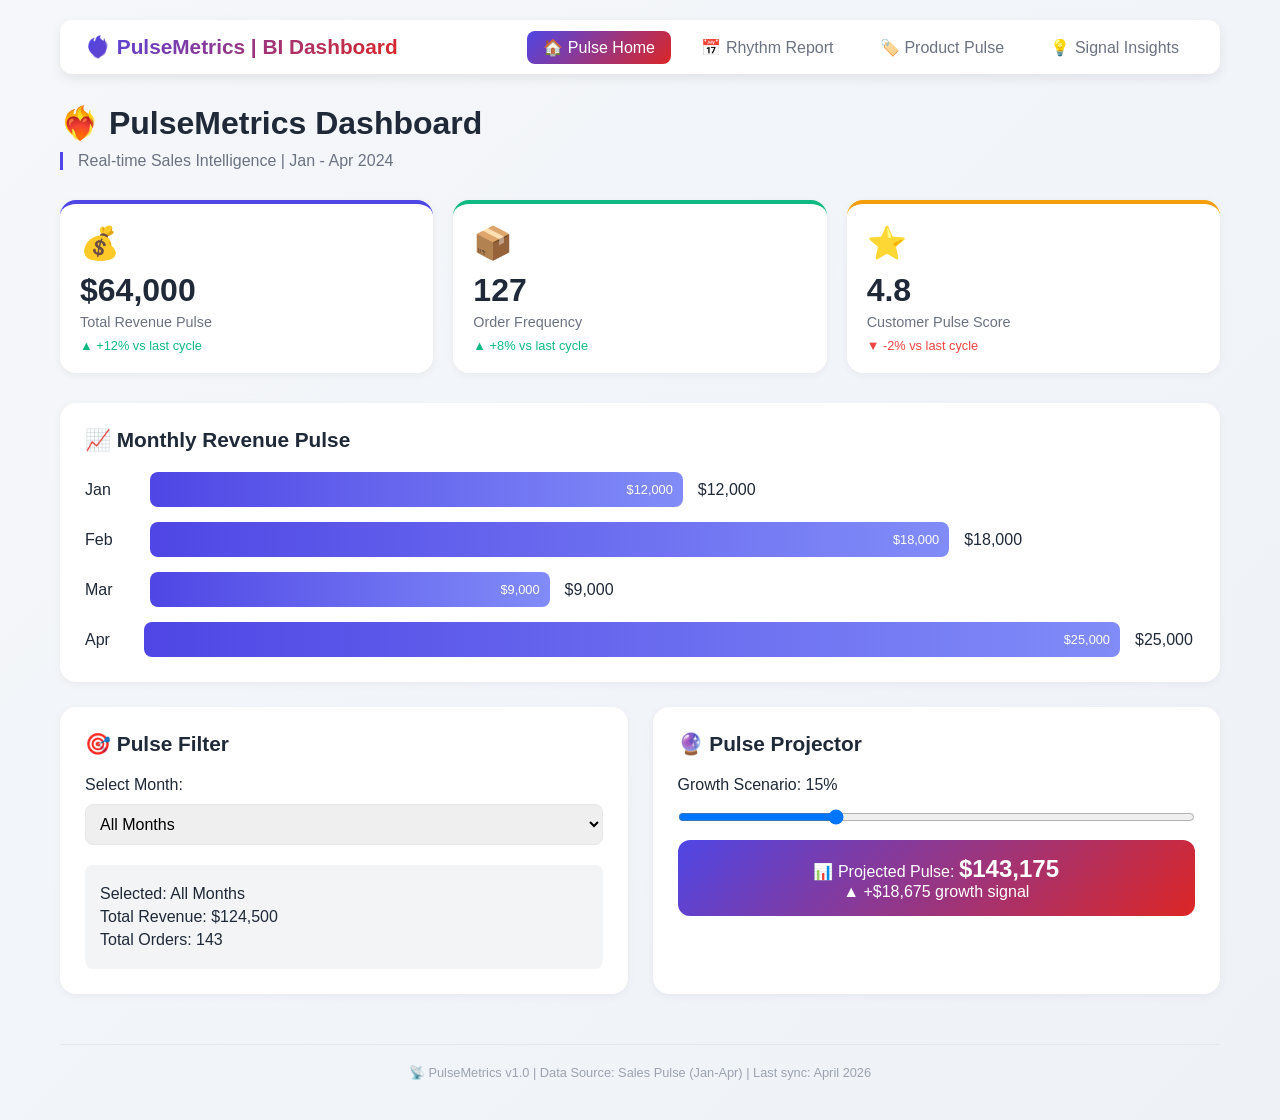
<file: index.html>
<!DOCTYPE html>
<html lang="en">
<head>
    <meta charset="UTF-8">
    <meta name="viewport" content="width=device-width, initial-scale=1.0">
    <title>PulseMetrics | Home</title>
    <link rel="stylesheet" href="style.css">
</head>
<body>
    <div class="container">
        <!-- Navigation Bar -->
        <nav class="navbar">
            <div class="logo">❤️‍🔥 PulseMetrics | BI Dashboard</div>
            <div class="nav-links">
                <a href="index.html" class="active">🏠 Pulse Home</a>
                <a href="monthly-report.html">📅 Rhythm Report</a>
                <a href="products.html">🏷️ Product Pulse</a>
                <a href="insights.html">💡 Signal Insights</a>
            </div>
        </nav>

        <!-- Page Title -->
        <h1>❤️‍🔥 PulseMetrics Dashboard</h1>
        <p class="subtitle">Real-time Sales Intelligence | Jan - Apr 2024</p>

        <!-- KPI Cards -->
        <div class="kpi-grid">
            <div class="kpi-card blue">
                <div class="kpi-icon">💰</div>
                <div class="kpi-value" id="totalSales">$124,500</div>
                <div class="kpi-label">Total Revenue Pulse</div>
                <div class="kpi-trend up">▲ +12% vs last cycle</div>
            </div>
            <div class="kpi-card green">
                <div class="kpi-icon">📦</div>
                <div class="kpi-value" id="totalOrders">143</div>
                <div class="kpi-label">Order Frequency</div>
                <div class="kpi-trend up">▲ +8% vs last cycle</div>
            </div>
            <div class="kpi-card orange">
                <div class="kpi-icon">⭐</div>
                <div class="kpi-value">4.8</div>
                <div class="kpi-label">Customer Pulse Score</div>
                <div class="kpi-trend down">▼ -2% vs last cycle</div>
            </div>
        </div>

        <!-- Bar Chart Section -->
        <div class="card">
            <h2>📈 Monthly Revenue Pulse</h2>
            <div class="bar-chart" id="barChart"></div>
        </div>

        <!-- Two Column Layout -->
        <div class="two-columns">
            <!-- Filter Section -->
            <div class="card">
                <h2>🎯 Pulse Filter</h2>
                <label for="monthFilter">Select Month:</label>
                <select id="monthFilter" class="filter-select">
                    <option value="all">All Months</option>
                    <option value="Jan">January Pulse</option>
                    <option value="Feb">February Pulse</option>
                    <option value="Mar">March Pulse</option>
                    <option value="Apr">April Pulse</option>
                </select>
                <div class="filter-result" id="filterResult">
                    <p>Selected: All Months</p>
                    <p>Total Revenue: $124,500</p>
                    <p>Total Orders: 143</p>
                </div>
            </div>

            <!-- What-If Analysis -->
            <div class="card">
                <h2>🔮 Pulse Projector</h2>
                <label for="growthSlider">Growth Scenario: <span id="growthPercent">15</span>%</label>
                <input type="range" id="growthSlider" min="0" max="50" value="15" class="slider">
                <div class="projection-box" id="projectionBox">
                    <p>📊 Projected Pulse: <strong id="projectedAmount">$143,175</strong></p>
                    <p>▲ +$18,675 growth signal</p>
                </div>
            </div>
        </div>

        <footer class="footer">
            📡 PulseMetrics v1.0 | Data Source: Sales Pulse (Jan-Apr) | Last sync: April 2026
        </footer>
    </div>

    <script src="script.js"></script>
</body>
</html>
</file>
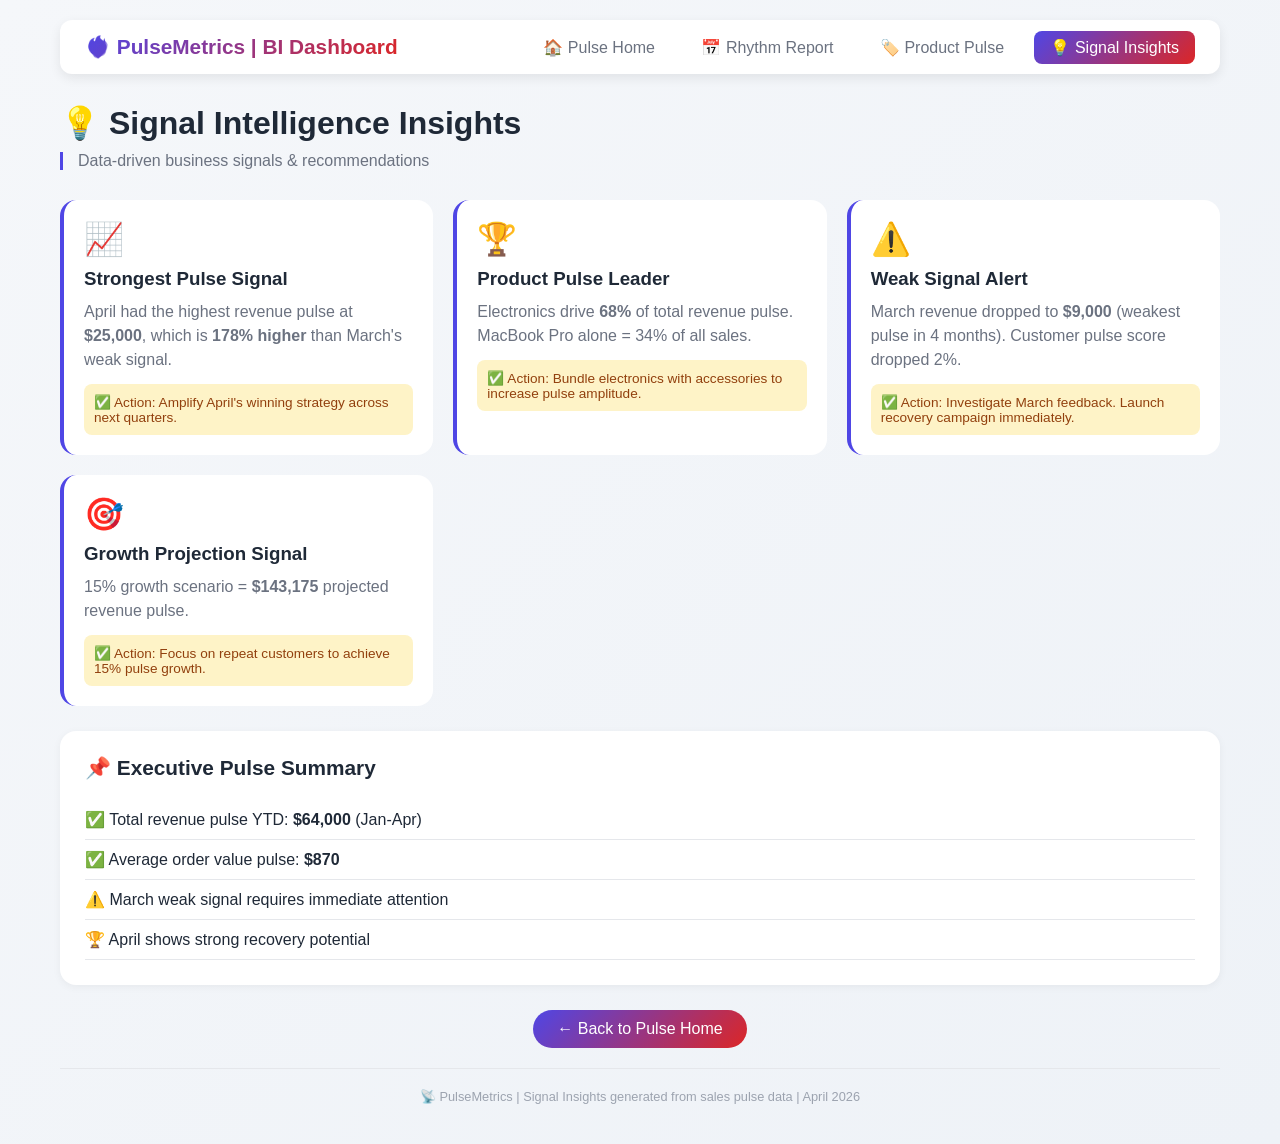
<file: insights.html>
<!DOCTYPE html>
<html lang="en">
<head>
    <meta charset="UTF-8">
    <meta name="viewport" content="width=device-width, initial-scale=1.0">
    <title>PulseMetrics | Signal Insights</title>
    <link rel="stylesheet" href="style.css">
</head>
<body>
    <div class="container">
        <nav class="navbar">
            <div class="logo">❤️‍🔥 PulseMetrics | BI Dashboard</div>
            <div class="nav-links">
                <a href="index.html">🏠 Pulse Home</a>
                <a href="monthly-report.html">📅 Rhythm Report</a>
                <a href="products.html">🏷️ Product Pulse</a>
                <a href="insights.html" class="active">💡 Signal Insights</a>
            </div>
        </nav>

        <h1>💡 Signal Intelligence Insights</h1>
        <p class="subtitle">Data-driven business signals & recommendations</p>

        <div class="insights-grid">
            <div class="insight-card">
                <div class="insight-icon">📈</div>
                <h3>Strongest Pulse Signal</h3>
                <p>April had the highest revenue pulse at <strong>$25,000</strong>, which is <strong>178% higher</strong> than March's weak signal.</p>
                <div class="recommendation">✅ Action: Amplify April's winning strategy across next quarters.</div>
            </div>

            <div class="insight-card">
                <div class="insight-icon">🏆</div>
                <h3>Product Pulse Leader</h3>
                <p>Electronics drive <strong>68%</strong> of total revenue pulse. MacBook Pro alone = 34% of all sales.</p>
                <div class="recommendation">✅ Action: Bundle electronics with accessories to increase pulse amplitude.</div>
            </div>

            <div class="insight-card">
                <div class="insight-icon">⚠️</div>
                <h3>Weak Signal Alert</h3>
                <p>March revenue dropped to <strong>$9,000</strong> (weakest pulse in 4 months). Customer pulse score dropped 2%.</p>
                <div class="recommendation">✅ Action: Investigate March feedback. Launch recovery campaign immediately.</div>
            </div>

            <div class="insight-card">
                <div class="insight-icon">🎯</div>
                <h3>Growth Projection Signal</h3>
                <p>15% growth scenario = <strong>$143,175</strong> projected revenue pulse.</p>
                <div class="recommendation">✅ Action: Focus on repeat customers to achieve 15% pulse growth.</div>
            </div>
        </div>

        <div class="card">
            <h2>📌 Executive Pulse Summary</h2>
            <ul class="summary-list">
                <li>✅ Total revenue pulse YTD: <strong>$64,000</strong> (Jan-Apr)</li>
                <li>✅ Average order value pulse: <strong>$870</strong></li>
                <li>⚠️ March weak signal requires immediate attention</li>
                <li>🏆 April shows strong recovery potential</li>
            </ul>
        </div>

        <div class="nav-buttons">
            <a href="index.html" class="btn">← Back to Pulse Home</a>
        </div>

        <footer class="footer">📡 PulseMetrics | Signal Insights generated from sales pulse data | April 2026</footer>
    </div>
    <script src="script.js"></script>
</body>
</html>
</file>
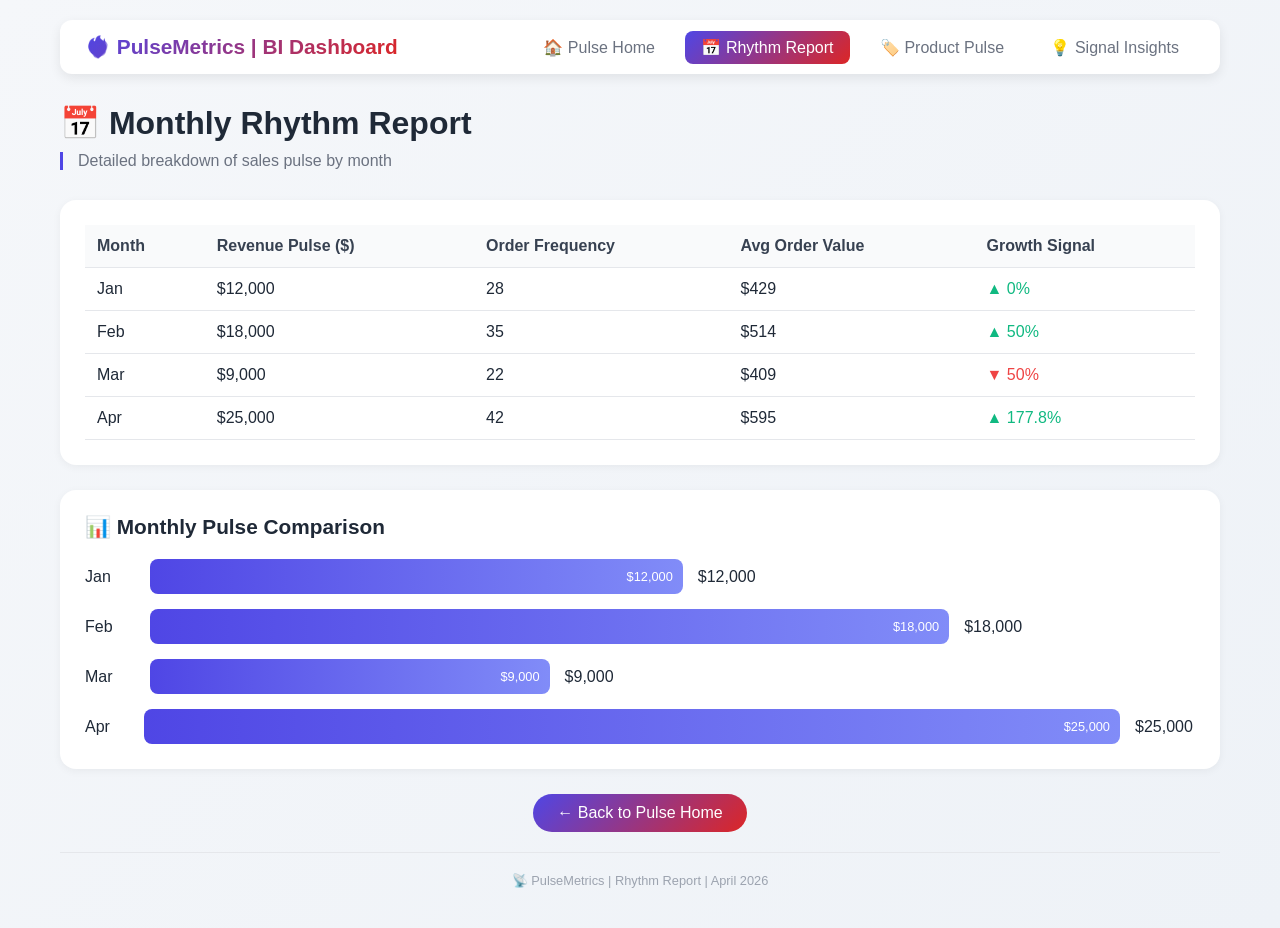
<file: monthly-report.html>
<!DOCTYPE html>
<html lang="en">
<head>
    <meta charset="UTF-8">
    <meta name="viewport" content="width=device-width, initial-scale=1.0">
    <title>PulseMetrics | Rhythm Report</title>
    <link rel="stylesheet" href="style.css">
</head>
<body>
    <div class="container">
        <nav class="navbar">
            <div class="logo">❤️‍🔥 PulseMetrics | BI Dashboard</div>
            <div class="nav-links">
                <a href="index.html">🏠 Pulse Home</a>
                <a href="monthly-report.html" class="active">📅 Rhythm Report</a>
                <a href="products.html">🏷️ Product Pulse</a>
                <a href="insights.html">💡 Signal Insights</a>
            </div>
        </nav>

        <h1>📅 Monthly Rhythm Report</h1>
        <p class="subtitle">Detailed breakdown of sales pulse by month</p>

        <div class="card">
            <table class="data-table" id="monthlyTable">
                <thead>
                    <tr><th>Month</th><th>Revenue Pulse ($)</th><th>Order Frequency</th><th>Avg Order Value</th><th>Growth Signal</th></tr>
                </thead>
                <tbody id="monthlyTableBody"></tbody>
            </table>
        </div>

        <div class="card">
            <h2>📊 Monthly Pulse Comparison</h2>
            <div class="bar-chart" id="comparisonChart"></div>
        </div>

        <div class="nav-buttons">
            <a href="index.html" class="btn">← Back to Pulse Home</a>
        </div>

        <footer class="footer">📡 PulseMetrics | Rhythm Report | April 2026</footer>
    </div>
    <script src="script.js"></script>
</body>
</html>
</file>
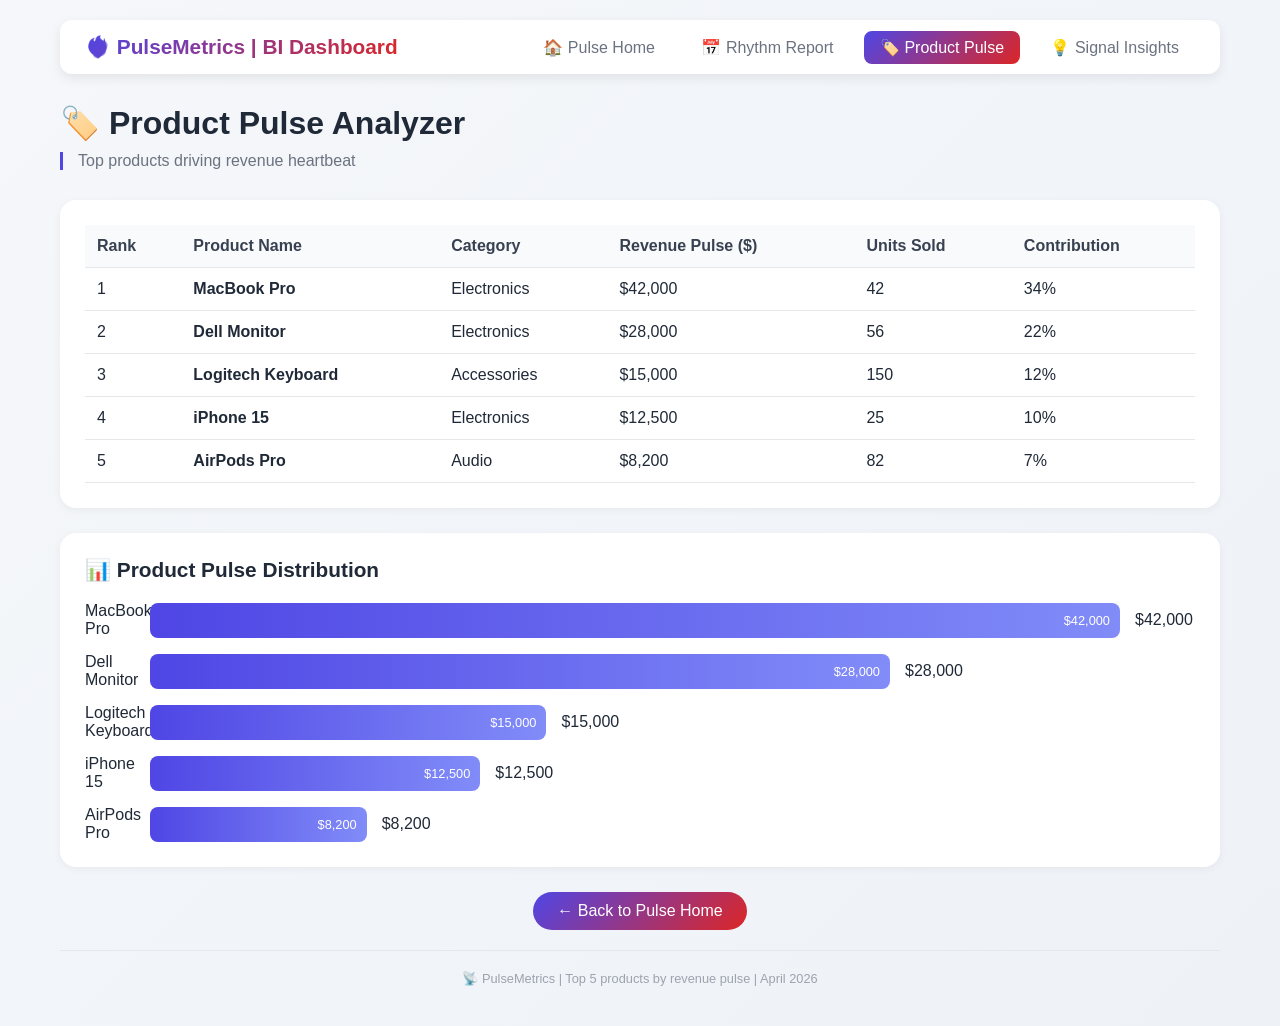
<file: products.html>
<!DOCTYPE html>
<html lang="en">
<head>
    <meta charset="UTF-8">
    <meta name="viewport" content="width=device-width, initial-scale=1.0">
    <title>PulseMetrics | Product Pulse</title>
    <link rel="stylesheet" href="style.css">
</head>
<body>
    <div class="container">
        <nav class="navbar">
            <div class="logo">❤️‍🔥 PulseMetrics | BI Dashboard</div>
            <div class="nav-links">
                <a href="index.html">🏠 Pulse Home</a>
                <a href="monthly-report.html">📅 Rhythm Report</a>
                <a href="products.html" class="active">🏷️ Product Pulse</a>
                <a href="insights.html">💡 Signal Insights</a>
            </div>
        </nav>

        <h1>🏷️ Product Pulse Analyzer</h1>
        <p class="subtitle">Top products driving revenue heartbeat</p>

        <div class="card">
            <table class="data-table" id="productsTable">
                <thead>
                    <tr><th>Rank</th><th>Product Name</th><th>Category</th><th>Revenue Pulse ($)</th><th>Units Sold</th><th>Contribution</th></tr>
                </thead>
                <tbody id="productsTableBody"></tbody>
            </table>
        </div>

        <div class="card">
            <h2>📊 Product Pulse Distribution</h2>
            <div class="bar-chart" id="productChart"></div>
        </div>

        <div class="nav-buttons">
            <a href="index.html" class="btn">← Back to Pulse Home</a>
        </div>

        <footer class="footer">📡 PulseMetrics | Top 5 products by revenue pulse | April 2026</footer>
    </div>
    <script src="script.js"></script>
</body>
</html>
</file>
<file: style.css>
* {
    margin: 0;
    padding: 0;
    box-sizing: border-box;
}

body {
    font-family: 'Segoe UI', Tahoma, Geneva, Verdana, sans-serif;
    background: linear-gradient(135deg, #f5f7fa 0%, #eef2f7 100%);
    color: #1f2937;
}

.container {
    max-width: 1200px;
    margin: 0 auto;
    padding: 20px;
}

/* Navigation */
.navbar {
    background: white;
    border-radius: 12px;
    padding: 15px 25px;
    display: flex;
    justify-content: space-between;
    align-items: center;
    margin-bottom: 30px;
    box-shadow: 0 4px 12px rgba(0,0,0,0.08);
}

.logo {
    font-size: 1.3rem;
    font-weight: bold;
    background: linear-gradient(135deg, #4f46e5, #dc2626);
    -webkit-background-clip: text;
    background-clip: text;
    color: transparent;
}

.nav-links a {
    text-decoration: none;
    color: #6b7280;
    padding: 8px 16px;
    margin-left: 10px;
    border-radius: 8px;
    transition: all 0.3s;
}

.nav-links a:hover, .nav-links a.active {
    background: linear-gradient(135deg, #4f46e5, #dc2626);
    color: white;
}

/* Headings */
h1 {
    font-size: 2rem;
    margin-bottom: 10px;
    color: #1f2937;
}

.subtitle {
    color: #6b7280;
    margin-bottom: 30px;
    border-left: 3px solid #4f46e5;
    padding-left: 15px;
}

/* KPI Grid */
.kpi-grid {
    display: grid;
    grid-template-columns: repeat(auto-fit, minmax(280px, 1fr));
    gap: 20px;
    margin-bottom: 30px;
}

.kpi-card {
    background: white;
    border-radius: 16px;
    padding: 20px;
    box-shadow: 0 2px 8px rgba(0,0,0,0.05);
    transition: transform 0.3s, box-shadow 0.3s;
}

.kpi-card:hover {
    transform: translateY(-5px);
    box-shadow: 0 8px 25px rgba(0,0,0,0.1);
}

.kpi-card.blue { border-top: 4px solid #4f46e5; }
.kpi-card.green { border-top: 4px solid #10b981; }
.kpi-card.orange { border-top: 4px solid #f59e0b; }

.kpi-icon { font-size: 2rem; margin-bottom: 10px; }
.kpi-value { font-size: 2rem; font-weight: bold; margin-bottom: 5px; }
.kpi-label { color: #6b7280; font-size: 0.9rem; margin-bottom: 8px; }
.kpi-trend { font-size: 0.8rem; }
.kpi-trend.up { color: #10b981; }
.kpi-trend.down { color: #ef4444; }

/* Cards */
.card {
    background: white;
    border-radius: 16px;
    padding: 25px;
    margin-bottom: 25px;
    box-shadow: 0 2px 8px rgba(0,0,0,0.05);
}

.card h2 {
    margin-bottom: 20px;
    font-size: 1.3rem;
}

/* Bar Chart */
.bar-chart {
    display: flex;
    flex-direction: column;
    gap: 15px;
}

.bar-item {
    display: flex;
    align-items: center;
    gap: 15px;
}

.bar-label {
    width: 50px;
    font-weight: 500;
}

.bar-fill {
    height: 35px;
    background: linear-gradient(90deg, #4f46e5, #818cf8);
    border-radius: 8px;
    transition: width 0.5s ease;
    display: flex;
    align-items: center;
    justify-content: flex-end;
    padding-right: 10px;
    color: white;
    font-size: 0.8rem;
}

.bar-value {
    min-width: 60px;
    font-weight: 500;
}

/* Two Columns */
.two-columns {
    display: grid;
    grid-template-columns: repeat(auto-fit, minmax(350px, 1fr));
    gap: 25px;
    margin-bottom: 25px;
}

/* Filter */
.filter-select {
    width: 100%;
    padding: 10px;
    border: 1px solid #e5e7eb;
    border-radius: 8px;
    margin: 10px 0;
    font-size: 1rem;
}

.filter-result {
    background: #f3f4f6;
    padding: 15px;
    border-radius: 8px;
    margin-top: 10px;
}

.filter-result p {
    margin: 5px 0;
}

/* Slider */
.slider {
    width: 100%;
    margin: 15px 0;
}

.projection-box {
    background: linear-gradient(135deg, #4f46e5, #dc2626);
    color: white;
    padding: 15px;
    border-radius: 12px;
    text-align: center;
}

.projection-box strong {
    font-size: 1.5rem;
}

/* Tables */
.data-table {
    width: 100%;
    border-collapse: collapse;
}

.data-table th, .data-table td {
    padding: 12px;
    text-align: left;
    border-bottom: 1px solid #e5e7eb;
}

.data-table th {
    background: #f9fafb;
    font-weight: 600;
    color: #374151;
}

.data-table tr:hover {
    background: #f9fafb;
}

/* Insights Grid */
.insights-grid {
    display: grid;
    grid-template-columns: repeat(auto-fit, minmax(280px, 1fr));
    gap: 20px;
    margin-bottom: 25px;
}

.insight-card {
    background: white;
    border-radius: 16px;
    padding: 20px;
    border-left: 4px solid #4f46e5;
    transition: transform 0.3s;
}

.insight-card:hover {
    transform: translateX(5px);
}

.insight-icon { font-size: 2rem; margin-bottom: 10px; }
.insight-card h3 { margin-bottom: 10px; color: #1f2937; }
.insight-card p { color: #6b7280; margin-bottom: 12px; line-height: 1.5; }

.recommendation {
    background: #fef3c7;
    padding: 10px;
    border-radius: 8px;
    font-size: 0.85rem;
    color: #92400e;
}

/* Summary List */
.summary-list {
    list-style: none;
    padding-left: 0;
}

.summary-list li {
    padding: 10px 0;
    border-bottom: 1px solid #e5e7eb;
}

/* Buttons */
.nav-buttons {
    text-align: center;
    margin: 20px 0;
}

.btn {
    display: inline-block;
    background: linear-gradient(135deg, #4f46e5, #dc2626);
    color: white;
    padding: 10px 24px;
    text-decoration: none;
    border-radius: 25px;
    transition: transform 0.3s;
}

.btn:hover {
    transform: scale(1.05);
}

/* Footer */
.footer {
    text-align: center;
    padding: 20px;
    color: #9ca3af;
    font-size: 0.8rem;
    border-top: 1px solid #e5e7eb;
    margin-top: 20px;
}

/* Responsive */
@media (max-width: 768px) {
    .navbar {
        flex-direction: column;
        gap: 15px;
    }
    
    .nav-links a {
        display: inline-block;
        margin: 5px;
    }
    
    h1 {
        font-size: 1.5rem;
    }
    
    .two-columns {
        grid-template-columns: 1fr;
    }
}
</file>
